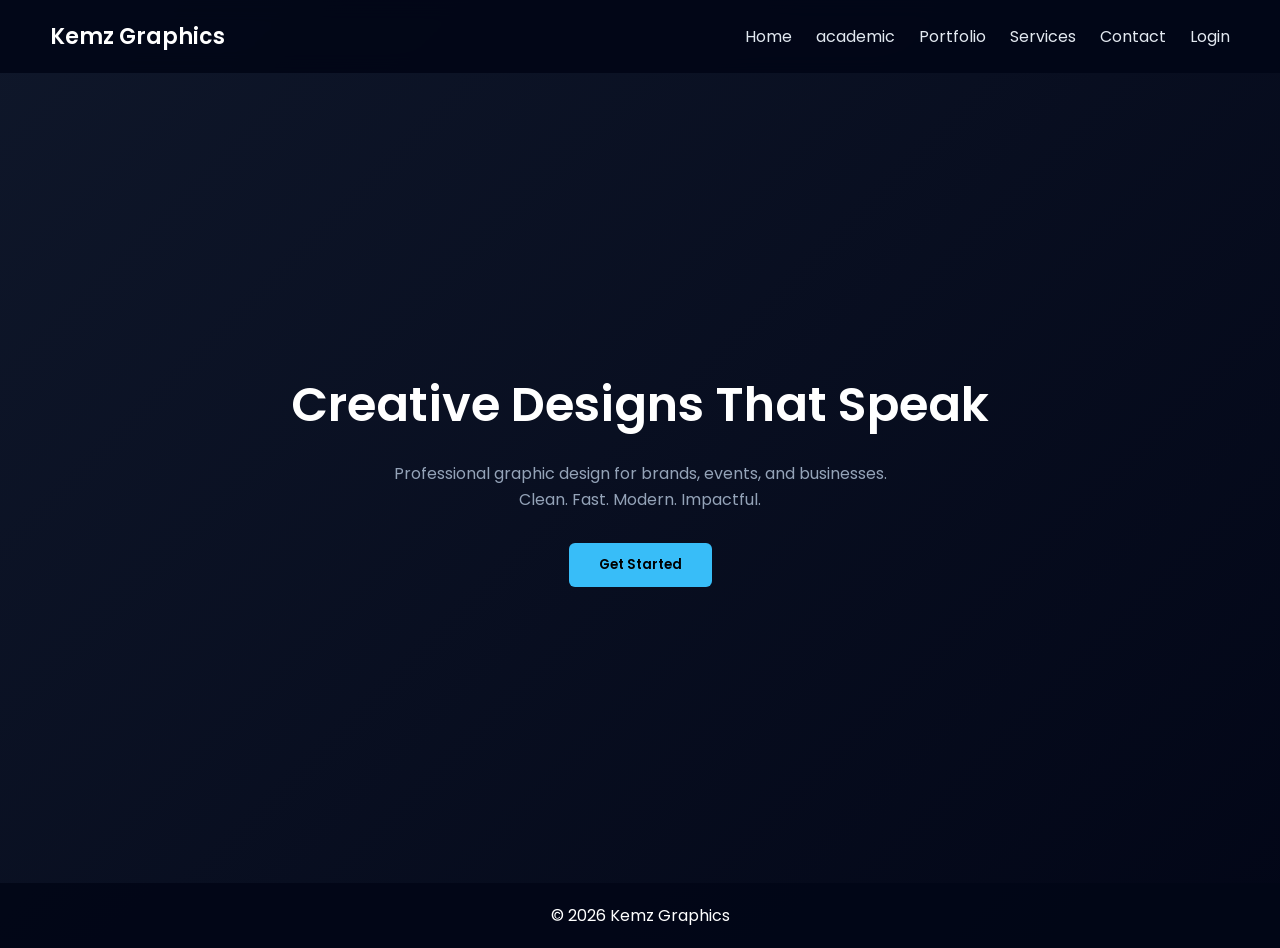
<file: index.html>
<!DOCTYPE html>
<html lang="en">
<head>
<meta charset="UTF-8">
<meta name="viewport" content="width=device-width, initial-scale=1.0">
<title>Kemz Graphics</title>

<link rel="stylesheet" href="css/index.css">
<link href="https://fonts.googleapis.com/css2?family=Poppins:wght@300;400;500;600&display=swap" rel="stylesheet">
</head>

<body>

<!-- HEADER -->
<header class="header">
    <div class="logo">Kemz Graphics </div>

    <nav>
        <a href="index.html">Home</a>
        <a href="academiccentre.html">academic</a>
        <a href="portfolio.html">Portfolio</a>
        <a href="services.html">Services</a>
        <a href="contact.html">Contact</a>

        <a href="#" id="authLink">Login</a>
    </nav>
</header>

<!-- HERO -->
<section class="hero">
    <div class="hero-content">
        <h1 class="title">Creative Designs That Speak</h1>

        <p class="subtitle">
            Professional graphic design for brands, events, and businesses.<br>
            Clean. Fast. Modern. Impactful.
        </p>

        <button class="hero-btn" onclick="goToAuth()">
            Get Started
        </button>
    </div>
</section>

<!-- FOOTER -->
<footer class="footer">
    <p>© 2026 Kemz Graphics</p>
</footer>

<script src="js/index.js"></script>
</body>
</html>
</file>
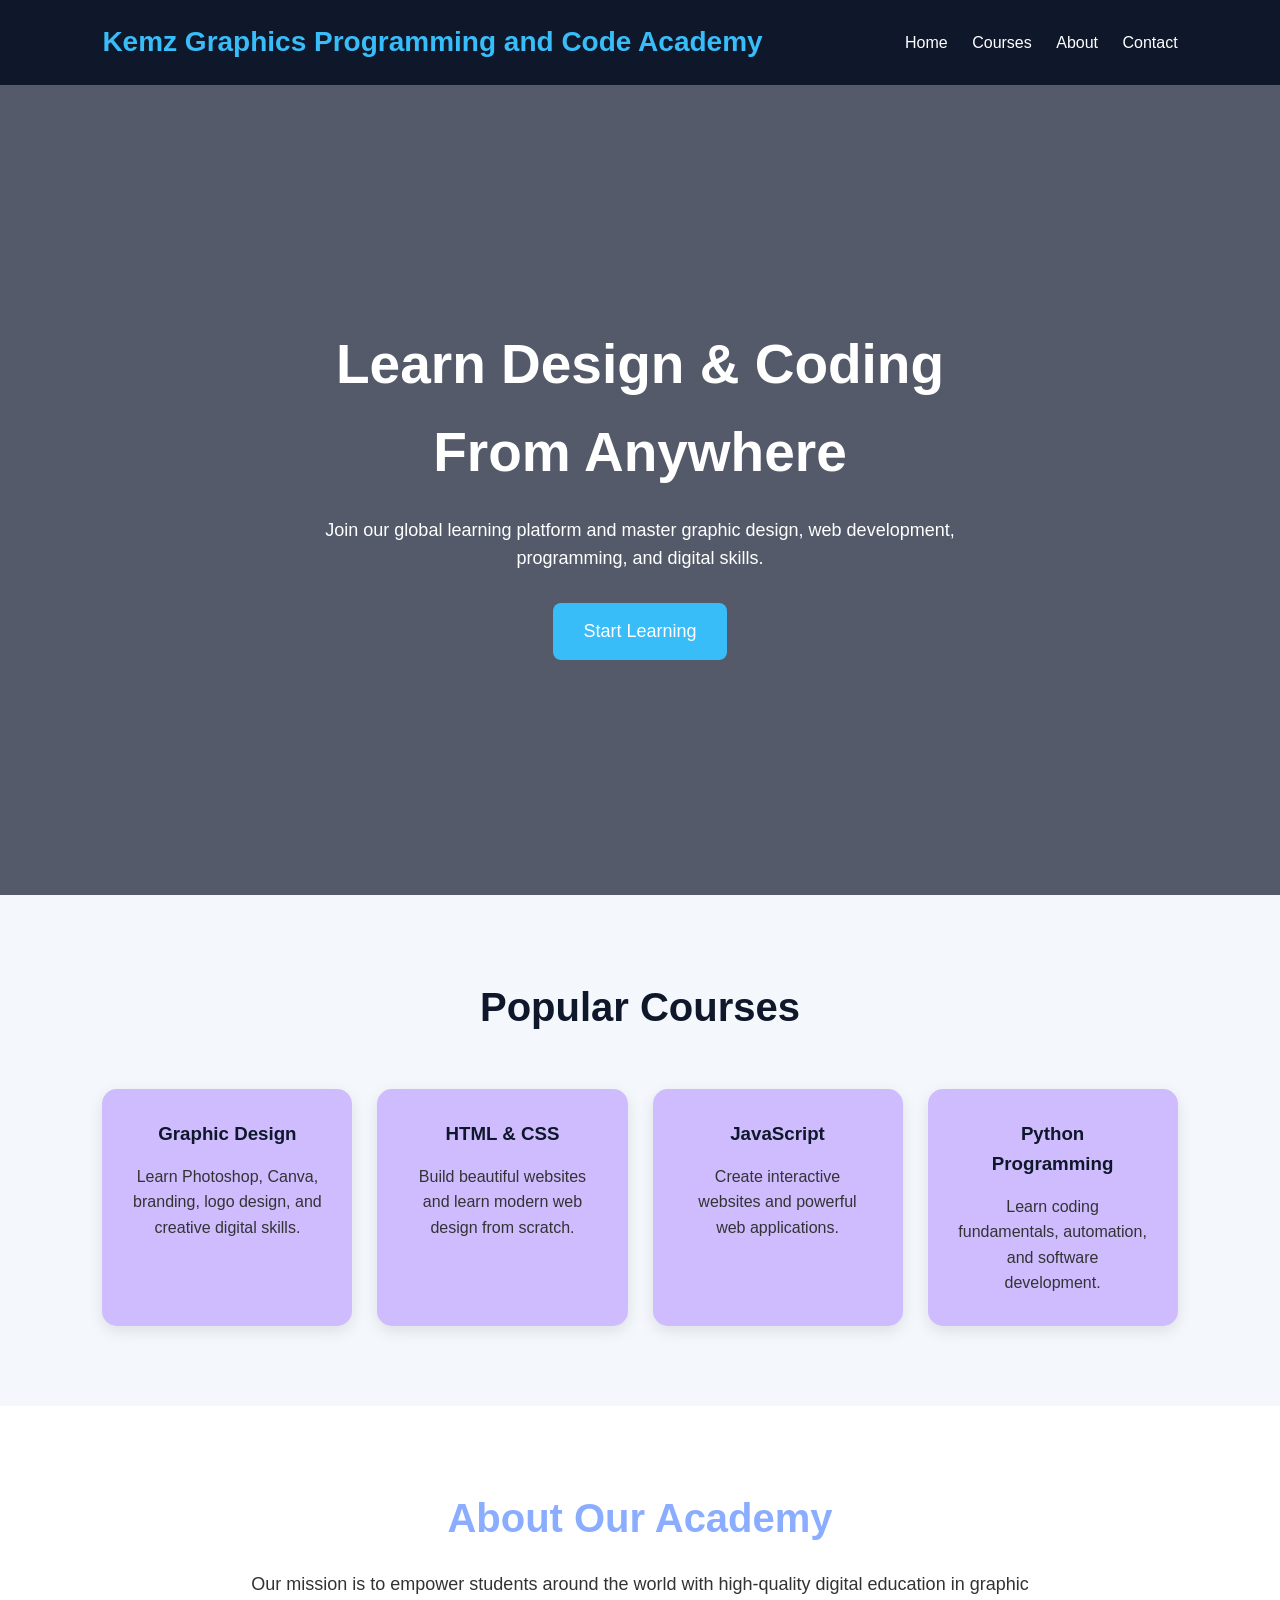
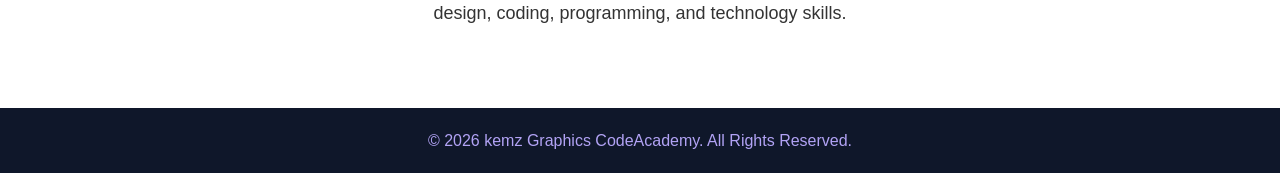
<file: academiccentre.html>
<!-- index.html -->
<!DOCTYPE html>
<html lang="en">
<head>
  <meta charset="UTF-8" />
  <meta name="viewport" content="width=device-width, initial-scale=1.0"/>
  <title>CodeAcademy</title>

  <!-- EXTERNAL CSS -->
  <link rel="stylesheet" href="css/academiccentre.css">
</head>

<body>

  <!-- HEADER -->
  <header>
    <div class="logo">Kemz Graphics Programming and Code Academy</div>

    <nav>
      <a href="home.html">Home</a>
      <a href="courses.html">Courses</a>
      <a href="about.html">About</a>
      <a href="contact.html">Contact</a>
    </nav>
  </header>

  <!-- HERO SECTION -->
  <section class="hero">

    <div class="hero-content">
      <h1>Learn Design & Coding From Anywhere</h1>

      <p>
        Join our global learning platform and master graphic design,
        web development, programming, and digital skills.
      </p>

      <a href="#" class="btn">Start Learning</a>
    </div>

  </section>

  <!-- COURSES -->
  <section class="courses">

    <h2>Popular Courses</h2>

    <div class="course-grid">

      <div class="course-card">
        <h3>Graphic Design</h3>
        <p>
          Learn Photoshop, Canva, branding, logo design,
          and creative digital skills.
        </p>
      </div>

      <div class="course-card">
        <h3>HTML & CSS</h3>
        <p>
          Build beautiful websites and learn modern web design
          from scratch.
        </p>
      </div>

      <div class="course-card">
        <h3>JavaScript</h3>
        <p>
          Create interactive websites and powerful web applications.
        </p>
      </div>

      <div class="course-card">
        <h3>Python Programming</h3>
        <p>
          Learn coding fundamentals, automation, and software development.
        </p>
      </div>

    </div>

  </section>

  <!-- ABOUT -->
  <section class="about">

    <h2>About Our Academy</h2>

    <p>
      Our mission is to empower students around the world with
      high-quality digital education in graphic design,
      coding, programming, and technology skills.
    </p>

  </section>

  <!-- FOOTER -->
  <footer>
    <p>© 2026 kemz Graphics CodeAcademy. All Rights Reserved.</p>
  </footer>

</body>
</html>
</file>
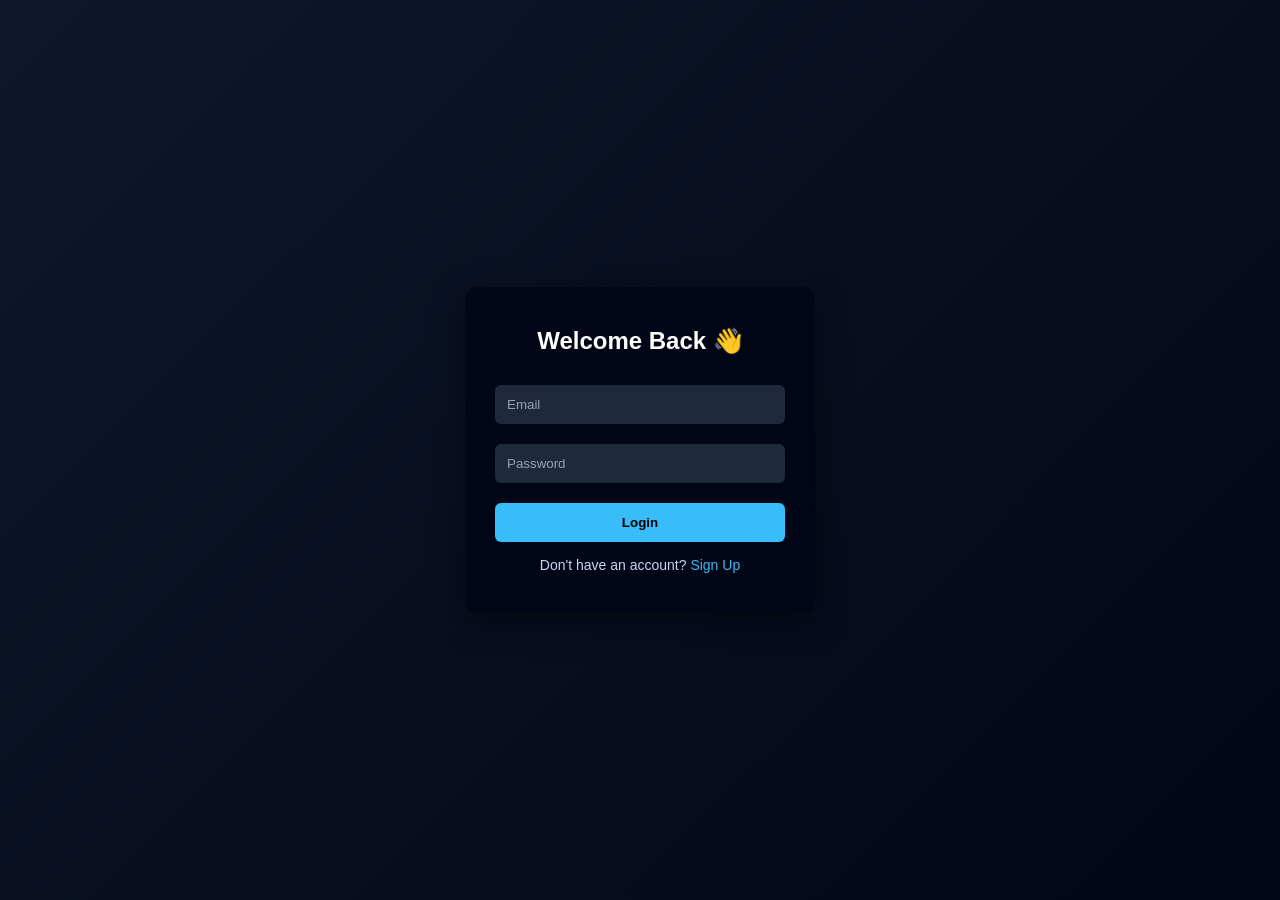
<file: auth.html>
<!DOCTYPE html>
<html lang="en">
<head>
<meta charset="UTF-8">
<meta name="viewport" content="width=device-width, initial-scale=1.0">
<title>Auth - Kemz Graphics</title>

<link rel="stylesheet" href="css/auth.css">
</head>

<body>

<div class="container">
    <div class="card">

        <!-- LOGIN -->
        <div id="loginForm">
            <h2>Welcome Back 👋</h2>

            <form id="loginFormElement">
                <input type="email" id="loginEmail" placeholder="Email" required>
                <input type="password" id="loginPassword" placeholder="Password" required>
                <button type="submit">Login</button>
            </form>

            <p>Don't have an account? <span id="showSignup">Sign Up</span></p>
        </div>

        <!-- SIGNUP -->
        <div id="signupForm" class="hidden">
            <h2>Create Account ✨</h2>

            <form id="signupFormElement">
                <input type="text" id="name" placeholder="Full Name" required>
                <input type="email" id="signupEmail" placeholder="Email" required>
                <input type="password" id="signupPassword" placeholder="Password" required>
                <button type="submit">Sign Up</button>
            </form>

            <p>Already have an account? <span id="showLogin">Login</span></p>
        </div>

    </div>
</div>

<script src="js/auth.js"></script>

</body>
</html>
</file>
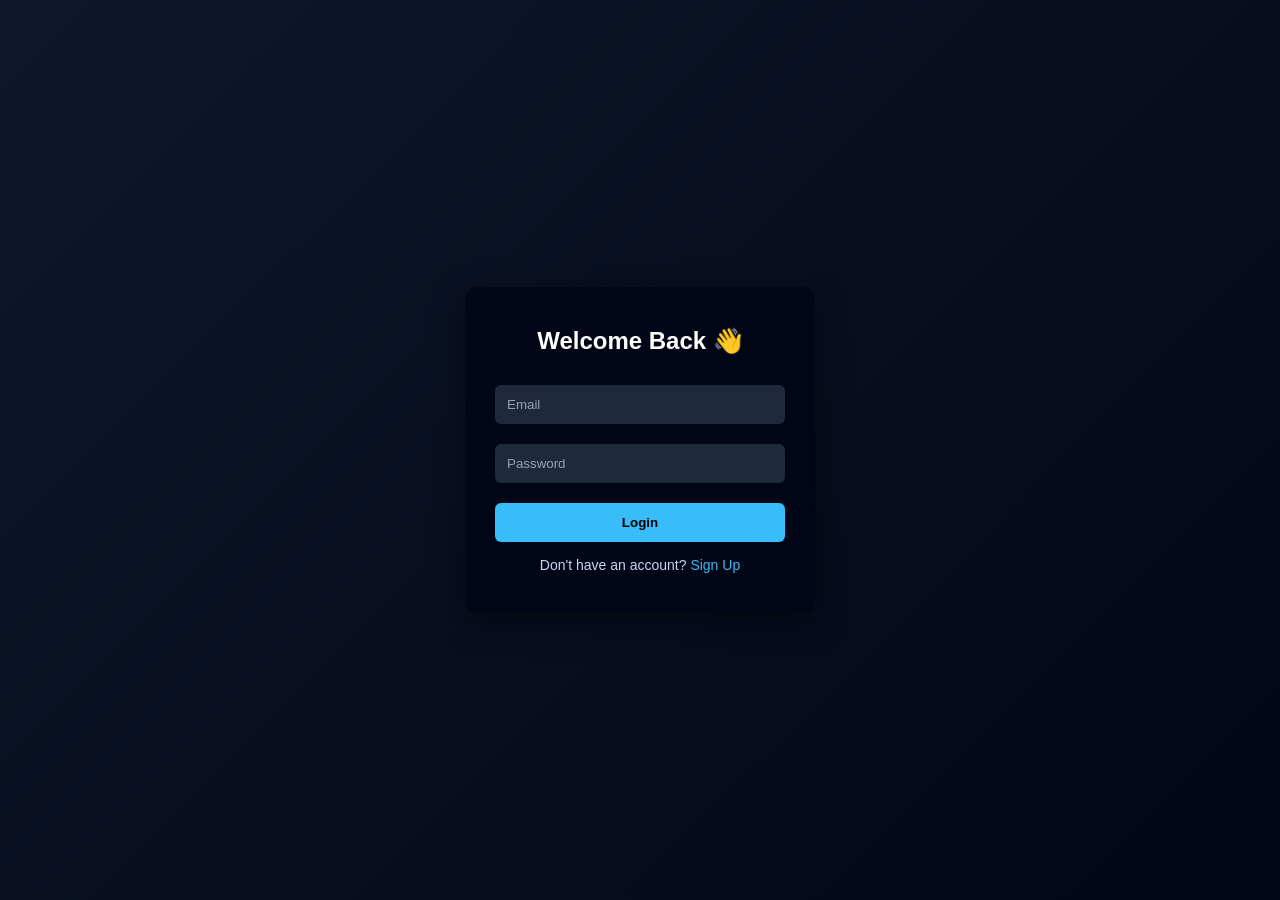
<file: contact.html>
<script>
if (!localStorage.getItem("loggedIn")) {
    window.location.href = "auth.html";
}
</script>
<!DOCTYPE html>
<html lang="en">
<head> 
<meta charset="UTF-8">
<meta name="viewport" content="width=device-width, initial-scale=1.0">
<title>Contact | Kemz Graphics</title>
<link rel="stylesheet" href="css/contact.css">
<link href="https://fonts.googleapis.com/css2?family=Poppins:wght@300;400;500;600&display=swap" rel="stylesheet">
</head>
<body>

<!-- HEADER -->
<header class="header">
  <div class="logo">Kemz Graphics</div>
<nav>
    <a href="home.html">Home</a>
    <a href="portfolio.html">Portfolio</a>
    <a href="services.html">Services</a>
    <a href="contact.html">Contact</a>
    <a href="academiccentre.html">Academy</a>
    <a href="#" id="authLink">Login</a>
</nav>
</header>

<!-- CONTACT SECTION WITH BACKGROUND -->
<section class="contact-hero">
  <div class="contact-overlay">
    <div class="section-container">
      <h2>Contact Kemz Graphics</h2>
      <p>Fill out the form below and we’ll get back to you fast!</p>

      <form class="contact-form">
        <input type="text" placeholder="Your Name" required>
        <input type="email" placeholder="Your Email" required>
        <input type="text" placeholder="Phone Number">
        <textarea placeholder="Tell us about your project..." required></textarea>
        <button type="submit">Send Message</button>
      </form>
    </div>
  </div>
</section>
<footer class="footer">
  <p>© 2026 Kemz Graphics. All Rights Reserved.</p>
</footer>
</body>
</html>
</file>
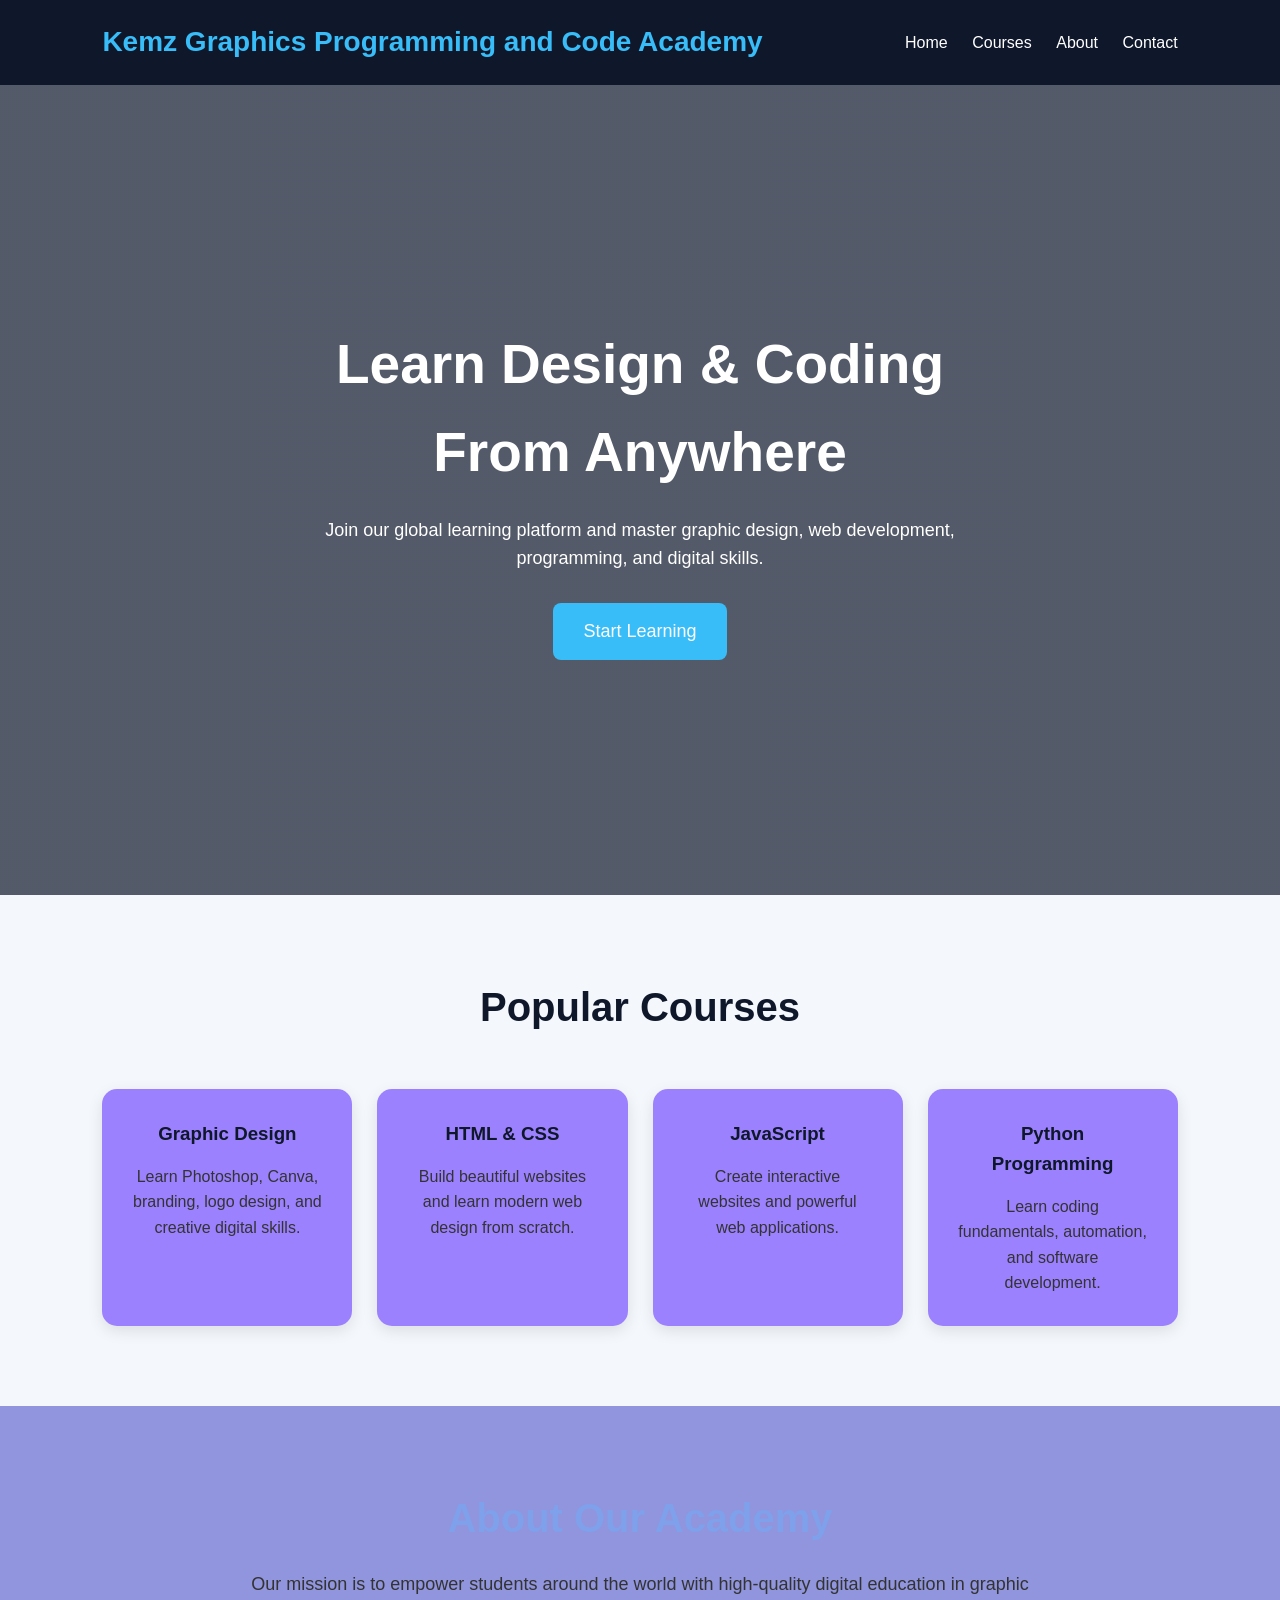
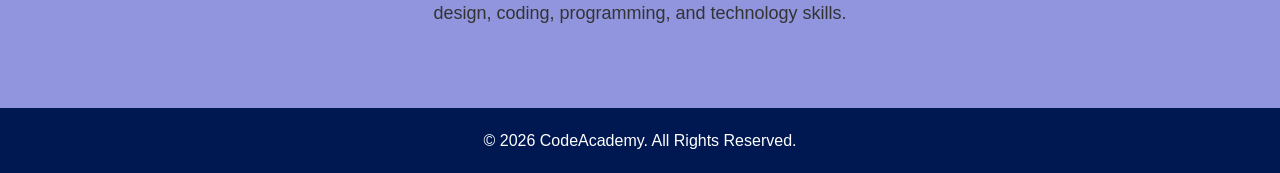
<file: courses.html>
<!-- index.html -->
<!DOCTYPE html>
<html lang="en">
<head>
  <meta charset="UTF-8" />
  <meta name="viewport" content="width=device-width, initial-scale=1.0"/>
  <title>CodeAcademy</title>

  <!-- EXTERNAL CSS -->
  <link rel="stylesheet" href="css/courses.css">
</head>

<body>

  <!-- HEADER -->
  <header>
    <div class="logo">Kemz Graphics Programming and Code Academy</div>

    <nav>
      <a href="home.html">Home</a>
      <a href="courses.html">Courses</a>
      <a href="about.html">About</a>
      <a href="contact.html">Contact</a>
    </nav>
  </header>

  <!-- HERO SECTION -->
  <section class="hero">

    <div class="hero-content">
      <h1>Learn Design & Coding From Anywhere</h1>

      <p>
        Join our global learning platform and master graphic design,
        web development, programming, and digital skills.
      </p>

      <a href="#" class="btn">Start Learning</a>
    </div>

  </section>

  <!-- COURSES -->
  <section class="courses">

    <h2>Popular Courses</h2>

    <div class="course-grid">

      <div class="course-card">
        <h3>Graphic Design</h3>
        <p>
          Learn Photoshop, Canva, branding, logo design,
          and creative digital skills.
        </p>
      </div>

      <div class="course-card">
        <h3>HTML & CSS</h3>
        <p>
          Build beautiful websites and learn modern web design
          from scratch.
        </p>
      </div>

      <div class="course-card">
        <h3>JavaScript</h3>
        <p>
          Create interactive websites and powerful web applications.
        </p>
      </div>

      <div class="course-card">
        <h3>Python Programming</h3>
        <p>
          Learn coding fundamentals, automation, and software development.
        </p>
      </div>

    </div>

  </section>

  <!-- ABOUT -->
  <section class="about">

    <h2>About Our Academy</h2>

    <p>
      Our mission is to empower students around the world with
      high-quality digital education in graphic design,
      coding, programming, and technology skills.
    </p>

  </section>

  <!-- FOOTER -->
  <footer>
    <p>© 2026 CodeAcademy. All Rights Reserved.</p>
  </footer>

</body>
</html>
</file>
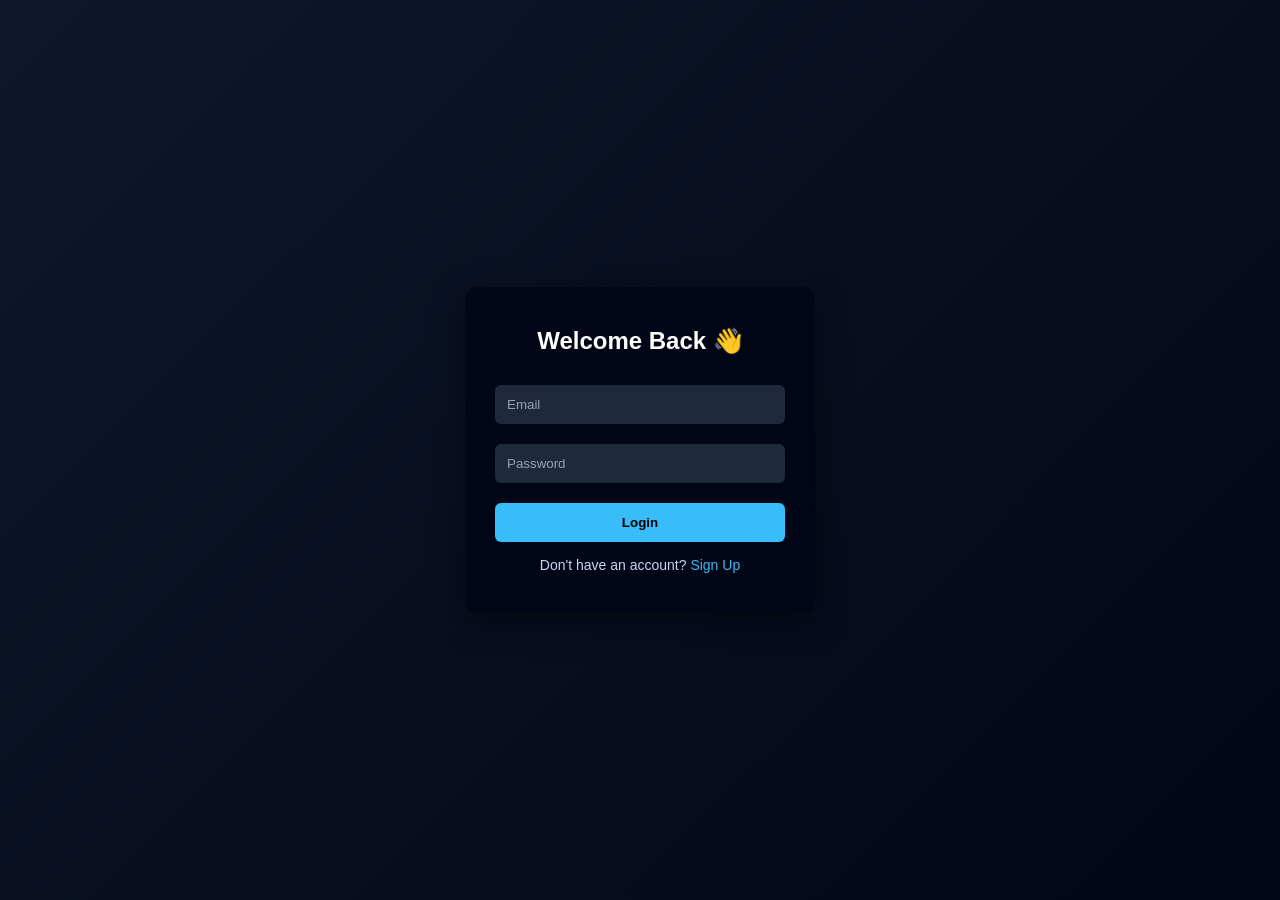
<file: home.html>
<!DOCTYPE html>
<html lang="en">

<head>
    <meta charset="UTF-8">
    <meta name="viewport" content="width=device-width, initial-scale=1.0">
    <title>Kemz Graphics</title>

    <link rel="stylesheet" href="css/home.css">
</head>

<body>

<!-- HEADER -->
<header class="header">
    <div class="logo">Kemz Graphics</div>

    <nav>
        <a href="index.html">Home</a>
        <a href="portfolio.html">Portfolio</a>
        <a href="services.html">Services</a>
        <a href="contact.html">Contact</a>
        <a href="academiccentre.html">Academy</a>
        <a href="#" id="authLink">Login</a>
    </nav>

    <a href="https://wa.me/2348092337948" target="_blank" class="hire-btn">Hire Me</a>
</header>

<!-- HERO -->
<section class="hero">
    <div class="hero-overlay">
        <div class="hero-content">
            <h1 class="hero-title">Kemz Graphics</h1>
            <p class="hero-subtitle">
                Beautiful graphic designs for any event, anywhere, anytime.<br>
                Fast, reliable, affordable, and visionary.
            </p>

            <div class="hero-buttons">
                <a href="portfolio.html" class="hero-btn">See Portfolio</a>
                <a href="services.html" class="hero-btn">Our Services</a>
            </div>
        </div>
    </div>
</section>

<footer class="footer">
    <p>© 2026 Kemz Graphics. All Rights Reserved.</p>
</footer>

<script src="js/home.js"></script>

</body>
</html>
</file>
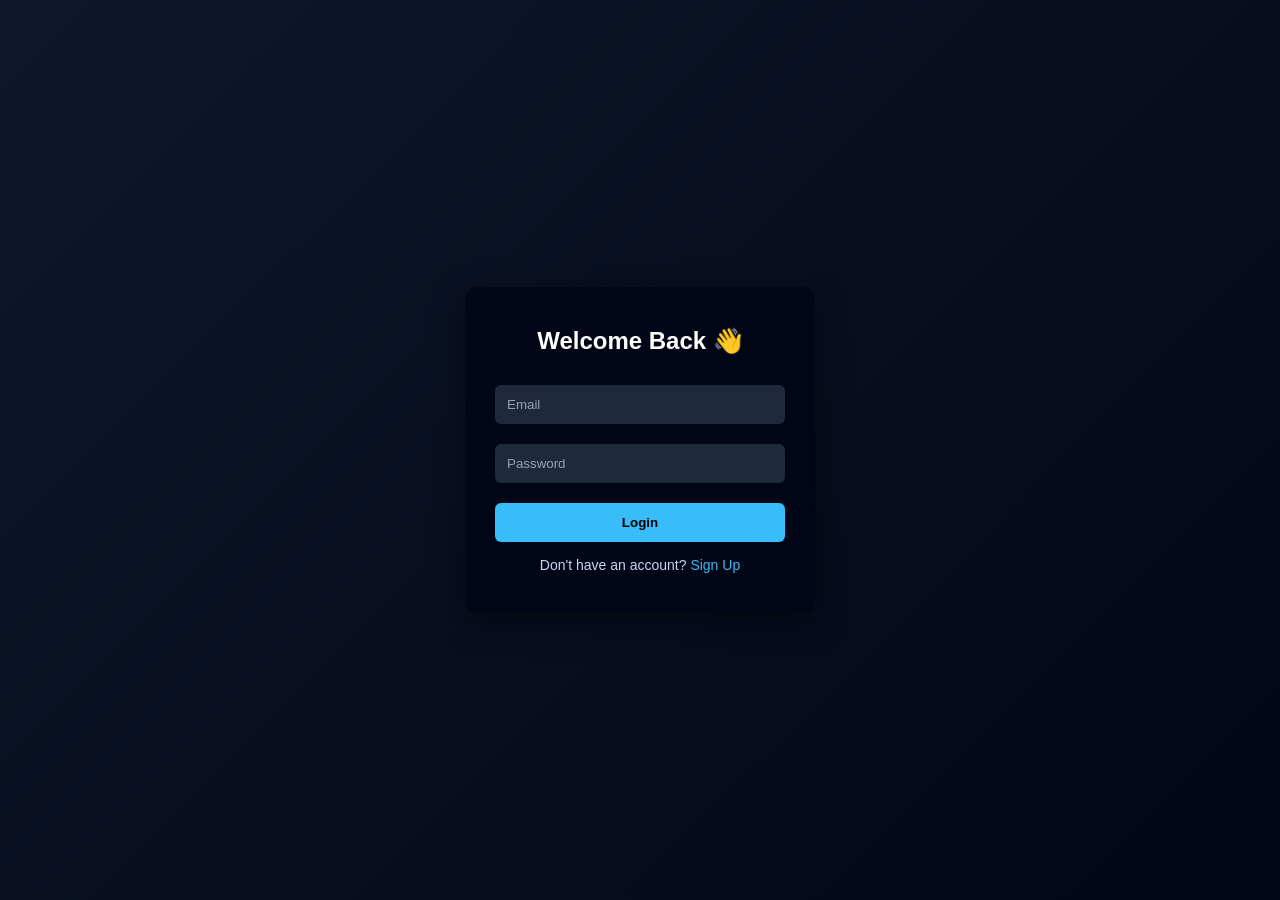
<file: portfolio.html>
<!DOCTYPE html>
<html lang="en">
<head>
  <meta charset="UTF-8">
  <meta name="viewport" content="width=device-width, initial-scale=1.0">
  <title>Portfolio | Kemz Graphics</title>

  <link rel="stylesheet" href="css/portfolio.css">
  <link href="https://fonts.googleapis.com/css2?family=Poppins:wght@300;400;500;600&display=swap" rel="stylesheet">
</head>

<body>

<!-- HEADER -->
<header class="header">
  <div class="logo">Kemz Graphics</div>

  <nav>
    <a href="home.html">Home</a>
    <a href="portfolio.html">Portfolio</a>
    <a href="services.html">Services</a>
    <a href="contact.html">Contact</a>
    <a href="academiccentre.html">Academy</a>
    <a href="#" id="authLink">Login</a>
  </nav>
</header>

<!-- HERO / TITLE -->
<section class="hero">
  <h1>Our Portfolio</h1>
  <p>Take a look at some of our most creative and professional designs.</p>
</section>

<!-- PORTFOLIO -->
<section class="portfolio-section">

  <div class="portfolio-grid">

    <div class="card">
      <img src="img/COFFEE. DESIGN jpg.jpg" alt="">
      <h3>Brand Design</h3>
      <p>Eye-catching flyer design for events and promotions.</p>
    </div>

    <div class="card">
      <img src="img/KULI KULI.jpg.jpeg" alt="">
      <h3>Stickers</h3>
      <p>Brand identity and packaging design.</p>
    </div>

    <div class="card">
      <img src="img/TG FLIER 5.0000_page-0001.jpg" alt="">
      <h3>Flier Designs</h3>
      <p>Vibrant visuals for marketing campaigns.</p>
    </div>

    <div class="card">
      <img src="img/DEDICATION IV.jpeg" alt="">
      <h3>Invitation Cards</h3>
      <p>Creative logos that represent brands perfectly.</p>
    </div>
 <div class="card">
      <img src="img/BEAUTY 2.jpg" alt="">
      <h3>All kinds of Graphics</h3>
      <p>Eye-catching flyer design for events and promotions.</p>
    </div>
    <div class="card">
      <img src="img/LETTER HEAD.png" alt="">
      <h3>Letter Head</h3>
      <p>Creative logos that represent brands perfectly.</p>
    </div>
<div class="card">
      <img src="img/ICE CREAM ORIGINAL.mp4" alt="">
      <h3>Motion Graphics</h3>
      <p>Creative logos that represent brands perfectly.</p>
    </div>
    <div class="card">
      <img src="img/FANTA.jpg" alt="">
      <h3></h3>
      <p>Creative logos that represent brands perfectly.</p>
    </div>
  </div>

</section>

<!-- FOOTER -->
<footer class="footer">
  <p>© 2026 Kemz Graphics. All Rights Reserved.</p>
</footer>

<!-- AUTH CHECK -->
<script>
if (!localStorage.getItem("loggedIn")) {
    window.location.href = "auth.html";
}
</script>

</body>
</html>
</file>
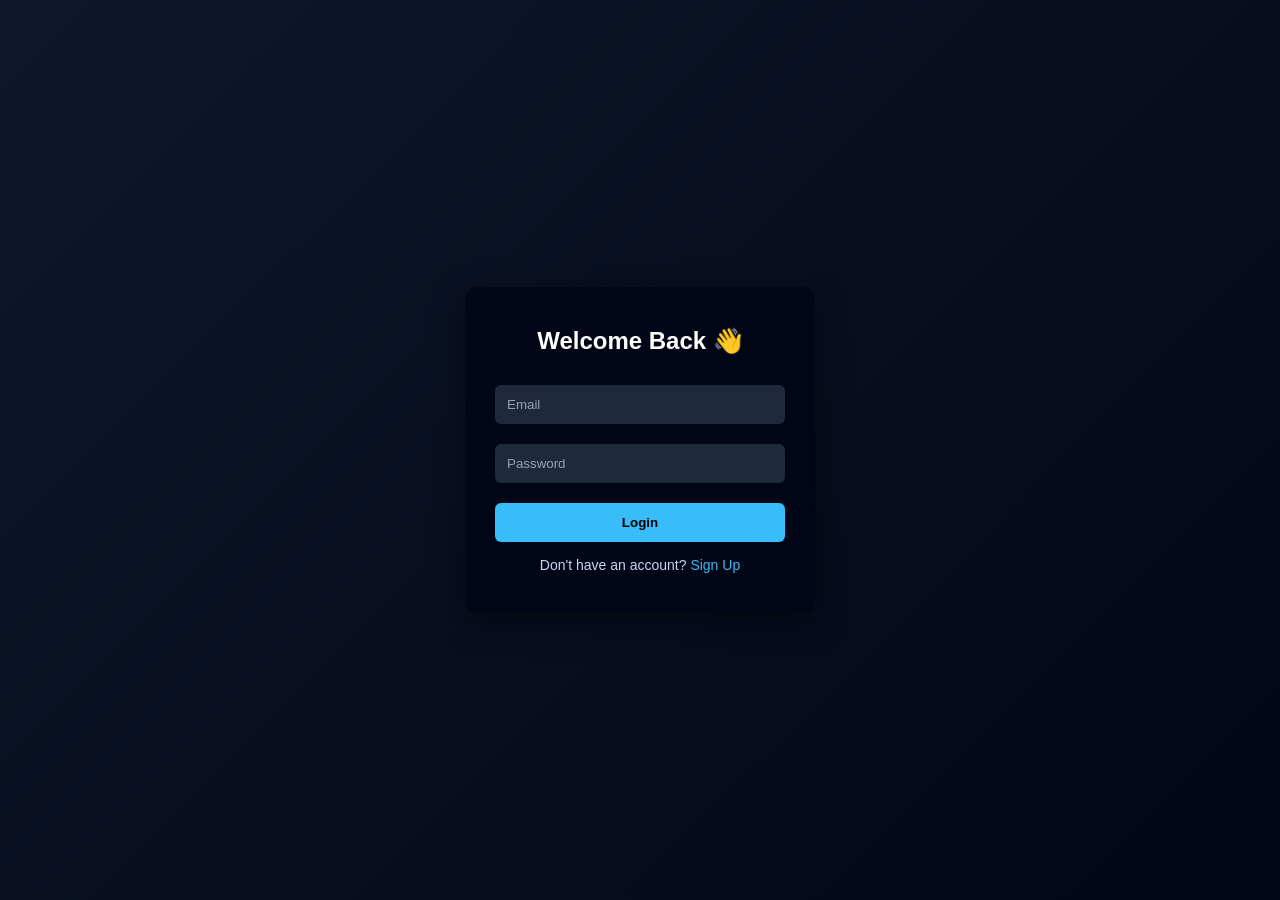
<file: services.html>
<!DOCTYPE html>
<html lang="en">
<head>
<meta charset="UTF-8">
<meta name="viewport" content="width=device-width, initial-scale=1.0">
<title>Services | Kemz Graphics</title>

<link rel="stylesheet" href="css/services.css">
<link href="https://fonts.googleapis.com/css2?family=Poppins:wght@300;400;500;600&display=swap" rel="stylesheet">
</head>

<body>

<header class="header">
  <div class="logo">Kemz Graphics</div>

  <nav>
    <a href="home.html">Home</a>
    <a href="portfolio.html">Portfolio</a>
    <a href="services.html">Services</a>
    <a href="contact.html">Contact</a>
    <a href="#" id="authLink">Login</a>
  </nav>
</header>

<!-- HERO -->
<section class="hero">
  <h1>Our Services</h1>
  <p>We deliver professional, creative, and high-quality design solutions.</p>
</section>

<!-- SERVICES -->
<section class="services-section">

  <div class="services-grid">

    <div class="card">
      <img src="img/TG FLIER 5.0000_page-0001.jpg" alt="">
      <h3>Flyer Design</h3>
      <p>High-impact flyers for events, promotions, and businesses.</p>
    </div>

    <div class="card">
      <img src="img/KULI KULI.jpg.jpeg" alt="">
      <h3>Brand Design</h3>
      <p>Complete branding solutions including logos and identity.</p>
    </div>

    <div class="card">
      <img src="img/7. swdfghjkjhsdfgh.jpg" alt="">
      <h3>Social Media Graphics</h3>
      <p>Engaging visuals to boost your online presence.</p>
    </div>

  </div>

</section>

<footer class="footer">
  <p>© 2026 Kemz Graphics. All Rights Reserved.</p>
</footer>

<!-- AUTH CHECK -->
<script>
if (!localStorage.getItem("loggedIn")) {
    window.location.href = "auth.html";
}
</script>

</body>
</html>
</file>
<file: css/index.css>
* {
    margin: 0;
    padding: 0;
    box-sizing: border-box;
    font-family: 'Poppins', sans-serif;
}

body {
    background: linear-gradient(135deg, #0f172a, #020617);
    color: #fff;
}

/* HEADER */
.header {
    display: flex;
    justify-content: space-between;
    align-items: center;
    padding: 20px 50px;
    background: rgba(2, 6, 23, 0.9);
    backdrop-filter: blur(10px);
}

.logo {
    font-size: 22px;
    font-weight: 600;
}

nav a {
    margin-left: 20px;
    text-decoration: none;
    color: #e2e8f0;
    transition: 0.3s;
}

nav a:hover {
    color: #38bdf8;
}

/* HERO */
.hero {
    height: 90vh;
    display: flex;
    justify-content: center;
    align-items: center;
    text-align: center;
    padding: 20px;
}

.hero-content {
    max-width: 700px;
}

.title {
    font-size: 48px;
    font-weight: 600;
    margin-bottom: 20px;
}

.subtitle {
    color: #94a3b8;
    margin-bottom: 30px;
    line-height: 1.6;
}

/* BUTTON */
.hero-btn {
    padding: 12px 30px;
    background: #38bdf8;
    border: none;
    border-radius: 6px;
    font-weight: 600;
    cursor: pointer;
    transition: 0.3s;
}

.hero-btn:hover {
    background: #0ea5e9;
    transform: translateY(-2px);
}

/* FOOTER */
.footer {
    text-align: center;
    padding: 20px;
    background: rgba(2, 6, 23, 0.9);
}

/* RESPONSIVE */
@media (max-width: 768px) {
    .title {
        font-size: 32px;
    }

    .header {
        flex-direction: column;
        gap: 10px;
    }

    nav a {
        margin-left: 10px;
        font-size: 14px;
    }
}
</file>
<file: css/academiccentre.css>
/* style.css */

*{
  margin: 0;
  padding: 0;
  box-sizing: border-box;
}

body{
  font-family: Arial, Helvetica, sans-serif;
  background: #f4f7fb;
  color: #333;
  line-height: 1.6;
}

/* HEADER */
header{
  background: #0f172a;
  color: white;
  padding: 20px 8%;
  display: flex;
  justify-content: space-between;
  align-items: center;
}

.logo{
  font-size: 28px;
  font-weight: bold;
  color: #38bdf8;
}

nav a{
  color: white;
  text-decoration: none;
  margin-left: 20px;
  transition: 0.3s;
  font-weight: 500;
}

nav a:hover{
  color: #38bdf8;
}

/* HERO SECTION */
.hero{
  height: 90vh;
  background: linear-gradient(rgba(15,23,42,0.7),
  rgba(15,23,42,0.7)),
  url("https://images.unsplash.com/photo-1522202176988-66273c2fd55f?q=80&w=1400&auto=format&fit=crop")
  center/cover no-repeat;

  display: flex;
  justify-content: center;
  align-items: center;
  text-align: center;
  color: white;
  padding: 20px;
}

.hero-content{
  max-width: 700px;
}

.hero h1{
  font-size: 55px;
  margin-bottom: 20px;
}

.hero p{
  font-size: 18px;
  margin-bottom: 30px;
}

.btn{
  display: inline-block;
  padding: 14px 30px;
  background: #38bdf8;
  color: white;
  text-decoration: none;
  border-radius: 8px;
  font-size: 18px;
  transition: 0.3s;
}

.btn:hover{
  background: #0ea5e9;
  transform: translateY(-3px);
}

/* COURSES */
.courses{
  padding: 80px 8%;
  text-align: center;
}

.courses h2{
  font-size: 40px;
  margin-bottom: 50px;
  color: #0f172a;
}

.course-grid{
  display: grid;
  grid-template-columns: repeat(auto-fit, minmax(250px,1fr));
  gap: 25px;
}

.course-card{
  background: rgb(206, 188, 255);
  padding: 30px;
  border-radius: 15px;
  box-shadow: 0 5px 15px rgba(0,0,0,0.1);
  transition: 0.3s;
}

.course-card:hover{
  transform: translateY(-10px);
}

.course-card h3{
  margin-bottom: 15px;
  color: #0f172a;
}

/* ABOUT */
.about{
  background: white;
  padding: 80px 10%;
  text-align: center;
}

.about h2{
  font-size: 40px;
  margin-bottom: 20px;
  color: #8aadff;
}

.about p{
  max-width: 800px;
  margin: auto;
  font-size: 18px;
}

/* FOOTER */
footer{
  background: #0f172a;
  color: rgb(178, 163, 245);
  text-align: center;
  padding: 20px;
}

/* RESPONSIVE */
@media(max-width: 768px){

  header{
    flex-direction: column;
    gap: 15px;
  }

  .hero h1{
    font-size: 38px;
  }

  nav{
    display: flex;
    flex-wrap: wrap;
    justify-content: center;
  }

  nav a{
    margin: 10px;
  }

}
</file>
<file: css/auth.css>
* {
    margin: 0;
    padding: 0;
    box-sizing: border-box;
    font-family: 'Poppins', sans-serif;
}

body {
    height: 100vh;
    display: flex;
    justify-content: center;
    align-items: center;
    background: linear-gradient(135deg, #0f172a, #020617);
    color: #fff;
}

/* CONTAINER */
.container {
    width: 100%;
    display: flex;
    justify-content: center;
    align-items: center;
}

/* CARD */
.card {
    background: rgba(2, 6, 23, 0.9);
    backdrop-filter: blur(10px);
    padding: 40px 30px;
    border-radius: 12px;
    width: 350px;
    box-shadow: 0 10px 30px rgba(0,0,0,0.5);
    text-align: center;
}

/* HEADINGS */
.card h2 {
    margin-bottom: 20px;
    font-size: 24px;
}

/* INPUTS */
input {
    width: 100%;
    padding: 12px;
    margin: 10px 0;
    border: none;
    border-radius: 6px;
    outline: none;
    background: #1e293b;
    color: #fff;
}

input::placeholder {
    color: #94a3b8;
}

/* BUTTON */
button {
    width: 100%;
    padding: 12px;
    margin-top: 10px;
    background: #38bdf8;
    border: none;
    border-radius: 6px;
    font-weight: bold;
    cursor: pointer;
    transition: 0.3s;
}

button:hover {
    background: #0ea5e9;
    transform: translateY(-2px);
}

/* SWITCH TEXT */
p {
    margin-top: 15px;
    font-size: 14px;
    color: #cbd5f5;
}

span {
    color: #38bdf8;
    cursor: pointer;
    font-weight: 500;
}

/* HIDDEN */
.hidden {
    display: none;
}

/* RESPONSIVE */
@media (max-width: 400px) {
    .card {
        width: 90%;
        padding: 30px 20px;
    }
}
</file>
<file: css/contact.css>
/* ================= RESET ================= */
*{
  margin:0;
  padding:0;
  box-sizing:border-box;
  font-family:'Poppins',sans-serif;
}

body{
  background:#f9f9f9;
  color:#111;
  line-height:1.6;
}

/* ================= HEADER ================= */
.header{
  display:flex;
  justify-content:space-between;
  align-items:center;
  padding:20px 50px;
  background:#fff;
  box-shadow:0 4px 25px rgba(0,0,0,0.05);
  position:fixed;
  width:100%;
  top:0;
  z-index:1000;
  transition:0.3s;
}

.header .logo{
  font-size:26px;
  font-weight:700;
  color:#111;
}

.header nav a{
  margin:0 20px;
  font-weight:500;
  position:relative;
  transition:0.3s;
}

.header nav a::after{
  content:"";
  position:absolute;
  width:0%;
  height:2px;
  background:#ffcc00;
  bottom:-5px;
  left:0;
  transition:0.3s;
}

.header nav a:hover::after,
.header nav a.active::after{
  width:100%;
}

/* ================= CONTACT HERO ================= */
.contact-hero{
  min-height:100vh;
  background:url("../img/CUTE\ SHIT.jpg") center/cover no-repeat;
  display:flex;
  align-items:center;
  justify-content:center;
  position:relative;
}

.contact-overlay{
  background: rgba(0,0,0,0.5);
  padding:80px 20px;
  width:100%;
  display:flex;
  justify-content:center;
  animation:fadeUp 1s ease forwards;
}

.section-container{
  background:white;
  padding:50px 30px;
  border-radius:20px;
  max-width:600px;
  width:100%;
  text-align:center;
  box-shadow:0 20px 50px rgba(0,0,0,0.15);
  position:relative;
}

/* ================= CUTE IMAGE ================= */
.contact-image img{
  width:140px;
  height:140px;
  border-radius:50%;
  margin-bottom:25px;
  border:4px solid #ffcc00;
  object-fit:cover;
  box-shadow:0 12px 40px rgba(0,0,0,0.2);
  transition:0.3s;
}

.contact-image img:hover{
  transform: scale(1.08);
}

/* ================= FORM ================= */
.contact-form{
  display:flex;
  flex-direction:column;
  gap:20px;
  margin-top:25px;
}

.contact-form input,
.contact-form textarea{
  padding:16px;
  border:1px solid #ddd;
  border-radius:12px;
  font-size:16px;
  transition:0.3s;
}

.contact-form input:focus,
.contact-form textarea:focus{
  outline:none;
  border-color:#ffcc00;
  box-shadow:0 0 15px rgba(255,204,0,0.3);
}

.contact-form textarea{
  min-height:150px;
  resize:none;
}

.contact-form button{
  background:#ffcc00;
  color:#111;
  padding:16px;
  border:none;
  border-radius:12px;
  font-weight:700;
  cursor:pointer;
  transition:all 0.3s;
}

.contact-form button:hover{
  transform:translateY(-3px) scale(1.05);
  box-shadow:0 12px 30px rgba(0,0,0,0.25);
}

/* ================= FOOTER ================= */
.footer{
  text-align:center;
  padding:25px 0;
  background:#020617;
  color:white;
  margin-top:50px;
}

/* ================= ANIMATIONS ================= */
@keyframes fadeUp{
  from{opacity:0; transform:translateY(30px);}
  to{opacity:1; transform:translateY(0);}
}

/* ================= MOBILE ================= */
@media(max-width:768px){
  .section-container{
    padding:30px 20px;
  }
  .contact-form input,
  .contact-form textarea,
  .contact-form button{
    padding:14px;
    font-size:14px;
  }
  .contact-image img{
    width:120px;
    height:120px;
  }
}
</file>
<file: css/courses.css>
/* style.css */

*{
  margin: 0;
  padding: 0;
  box-sizing: border-box;
}

body{
  font-family: Arial, Helvetica, sans-serif;
  background: #f4f7fb;
  color: #333;
  line-height: 1.6;
}

/* HEADER */
header{
  background: #0f172a;
  color: white;
  padding: 20px 8%;
  display: flex;
  justify-content: space-between;
  align-items: center;
}

.logo{
  font-size: 28px;
  font-weight: bold;
  color: #38bdf8;
}

nav a{
  color: white;
  text-decoration: none;
  margin-left: 20px;
  transition: 0.3s;
  font-weight: 500;
}

nav a:hover{
  color: #38bdf8;
}

/* HERO SECTION */
.hero{
  height: 90vh;
  background: linear-gradient(rgba(15,23,42,0.7),
  rgba(15,23,42,0.7)),
  url("https://images.unsplash.com/photo-1522202176988-66273c2fd55f?q=80&w=1400&auto=format&fit=crop")
  center/cover no-repeat;

  display: flex;
  justify-content: center;
  align-items: center;
  text-align: center;
  color: white;
  padding: 20px;
}

.hero-content{
  max-width: 700px;
}

.hero h1{
  font-size: 55px;
  margin-bottom: 20px;
}

.hero p{
  font-size: 18px;
  margin-bottom: 30px;
}

.btn{
  display: inline-block;
  padding: 14px 30px;
  background: #38bdf8;
  color: white;
  text-decoration: none;
  border-radius: 8px;
  font-size: 18px;
  transition: 0.3s;
}

.btn:hover{
  background: #0ea5e9;
  transform: translateY(-3px);
}

/* COURSES */
.courses{
  padding: 80px 8%;
  text-align: center;
}

.courses h2{
  font-size: 40px;
  margin-bottom: 50px;
  color: #0f172a;
}

.course-grid{
  display: grid;
  grid-template-columns: repeat(auto-fit, minmax(250px,1fr));
  gap: 25px;
}

.course-card{
  background: rgb(156, 129, 255);
  padding: 30px;
  border-radius: 15px;
  box-shadow: 0 5px 15px rgba(0,0,0,0.1);
  transition: 0.3s;
}

.course-card:hover{
  transform: translateY(-10px);
}

.course-card h3{
  margin-bottom: 15px;
  color: #0f172a;
}

/* ABOUT */
.about{
  background: rgb(144, 149, 221);
  padding: 80px 10%;
  text-align: center;
}

.about h2{
  font-size: 40px;
  margin-bottom: 20px;
  color: #7fa0eb;
}

.about p{
  max-width: 800px;
  margin: auto;
  font-size: 18px;
}

/* FOOTER */
footer{
  background: #001852;
  color: white;
  text-align: center;
  padding: 20px;
}

/* RESPONSIVE */
@media(max-width: 768px){

  header{
    flex-direction: column;
    gap: 15px;
  }

  .hero h1{
    font-size: 38px;
  }

  nav{
    display: flex;
    flex-wrap: wrap;
    justify-content: center;
  }

  nav a{
    margin: 10px;
  }

}
</file>
<file: css/home.css>
* {
    margin: 0;
    padding: 0;
    box-sizing: border-box;
    font-family: 'Poppins', sans-serif;
}

body {
    background: #0b1220;
    color: #ffffff;
    line-height: 1.6;
}

/* HEADER */
.header {
    display: flex;
    justify-content: space-between;
    align-items: center;
    padding: 20px 60px;
    background: rgba(10, 15, 30, 0.85);
    backdrop-filter: blur(12px);
    position: sticky;
    top: 0;
    z-index: 1000;
}

.logo {
    font-size: 22px;
    font-weight: 600;
    letter-spacing: 1px;
}

nav a {
    margin-left: 25px;
    text-decoration: none;
    color: #cbd5e1;
    font-weight: 500;
    transition: 0.3s;
}

nav a:hover {
    color: #38bdf8;
}

/* HIRE BUTTON */
.hire-btn {
    padding: 10px 18px;
    background: linear-gradient(135deg, #22c55e, #16a34a);
    color: white;
    text-decoration: none;
    border-radius: 6px;
    font-weight: 500;
    transition: 0.3s;
}

.hire-btn:hover {
    transform: translateY(-2px);
    box-shadow: 0 5px 15px rgba(34, 197, 94, 0.4);
}

/* HERO */
.hero {
    height: 90vh;
    display: flex;
    justify-content: center;
    align-items: center;
    text-align: center;

    background: linear-gradient(rgba(0,0,0,0.7), rgba(0,0,0,0.8)),
                url('../img/CUTE\ SHIT.jpg') center/cover no-repeat;
}

.hero-content {
    max-width: 750px;
    padding: 20px;
}

/* TITLE */
.hero-title {
    font-size: 60px;
    font-weight: 700;
    margin-bottom: 20px;
    letter-spacing: 1px;
}

/* SUBTITLE */
.hero-subtitle {
    color: #cbd5e1;
    font-size: 18px;
    margin-bottom: 35px;
}

/* BUTTONS */
.hero-buttons {
    display: flex;
    justify-content: center;
    gap: 20px;
    flex-wrap: wrap;
}

.hero-btn {
    padding: 14px 30px;
    background: #38bdf8;
    color: black;
    text-decoration: none;
    font-weight: 600;
    border-radius: 8px;
    transition: 0.3s;
}

.hero-btn:hover {
    background: #0ea5e9;
    transform: translateY(-3px);
    box-shadow: 0 8px 20px rgba(56, 189, 248, 0.4);
}

/* FOOTER */
.footer {
    text-align: center;
    padding: 25px;
    background: #020617;
    color: #94a3b8;
}

/* RESPONSIVE */
@media (max-width: 768px) {
    .header {
        flex-direction: column;
        gap: 10px;
        padding: 20px;
    }

    nav a {
        margin-left: 10px;
        font-size: 14px;
    }

    .hero-title {
        font-size: 40px;
    }

    .hero-subtitle {
        font-size: 16px;
    }

    .hero-buttons {
        flex-direction: column;
    }
}
</file>
<file: css/portfolio.css>
* {
    margin: 0;
    padding: 0;
    box-sizing: border-box;
    font-family: 'Poppins', sans-serif;
}

body {
    background: #0b1220;
    color: #fff;
}

/* HEADER */
.header {
    display: flex;
    justify-content: space-between;
    padding: 20px 60px;
    background: rgba(10, 15, 30, 0.9);
}

.logo {
    font-size: 22px;
    font-weight: 600;
}

nav a {
    margin-left: 20px;
    text-decoration: none;
    color: #cbd5e1;
    transition: 0.3s;
}

nav a:hover {
    color: #38bdf8;
}

/* HERO */
.hero {
    text-align: center;
    padding: 80px 20px 40px;
}

.hero h1 {
    font-size: 40px;
    margin-bottom: 10px;
}

.hero p {
    color: #94a3b8;
}

/* PORTFOLIO GRID */
.portfolio-section {
    padding: 40px;
}

.portfolio-grid {
    display: grid;
    grid-template-columns: repeat(auto-fit, minmax(250px, 1fr));
    gap: 25px;
}

/* CARD */
.card {
    background: #020617;
    border-radius: 10px;
    overflow: hidden;
    transition: 0.3s;
    box-shadow: 0 5px 15px rgba(0,0,0,0.3);
}

.card img {
    width: 100%;
    height: 400px;
    object-fit: fit;
}

.card h3 {
    padding: 15px;
    font-size: 18px;
}

.card p {
    padding: 0 15px 20px;
    color: #94a3b8;
    font-size: 14px;
}

/* HOVER EFFECT */
.card:hover {
    transform: translateY(-5px);
    box-shadow: 0 10px 25px rgba(56, 189, 248, 0.2);
}

/* FOOTER */
.footer {
    text-align: center;
    padding: 20px;
    background: #020617;
    margin-top: 40px;
}

/* RESPONSIVE */
@media (max-width: 768px) {
    .header {
        flex-direction: column;
        gap: 10px;
        padding: 20px;
    }

    .hero h1 {
        font-size: 30px;
    }
}
</file>
<file: css/services.css>
* {
    margin: 0;
    padding: 0;
    box-sizing: border-box;
    font-family: 'Poppins', sans-serif;
}

body {
    background: #0b1220;
    color: #fff;
}

/* HEADER */
.header {
    display: flex;
    justify-content: space-between;
    padding: 20px 60px;
    background: rgba(10, 15, 30, 0.9);
}

.logo {
    font-size: 22px;
    font-weight: 600;
}

nav a {
    margin-left: 20px;
    text-decoration: none;
    color: #cbd5e1;
    transition: 0.3s;
}

nav a:hover {
    color: #38bdf8;
}

/* HERO */
.hero {
    text-align: center;
    padding: 80px 20px 40px;
}

.hero h1 {
    font-size: 40px;
    margin-bottom: 10px;
}

.hero p {
    color: #94a3b8;
}

/* SERVICES GRID */
.services-section {
    padding: 40px;
}

.services-grid {
    display: grid;
    grid-template-columns: repeat(auto-fit, minmax(250px, 1fr));
    gap: 25px;
}

/* CARD */
.card {
    background: #020617;
    border-radius: 10px;
    overflow: hidden;
    text-align: center;
    padding-bottom: 15px;
    transition: 0.3s;
    box-shadow: 0 5px 15px rgba(0,0,0,0.3);
}

.card img {
    width: 100%;
    height: 400px;
    object-fit: fit;
}

.card h3 {
    margin-top: 15px;
    font-size: 18px;
}

.card p {
    padding: 10px 15px;
    font-size: 14px;
    color: #94a3b8;
}

/* HOVER EFFECT */
.card:hover {
    transform: translateY(-5px);
    box-shadow: 0 10px 25px rgba(56, 189, 248, 0.2);
}

/* FOOTER */
.footer {
    text-align: center;
    padding: 20px;
    background: #020617;
    margin-top: 40px;
}

/* RESPONSIVE */
@media (max-width: 768px) {
    .header {
        flex-direction: column;
        gap: 10px;
        padding: 20px;
    }

    .hero h1 {
        font-size: 30px;
    }
}
</file>
